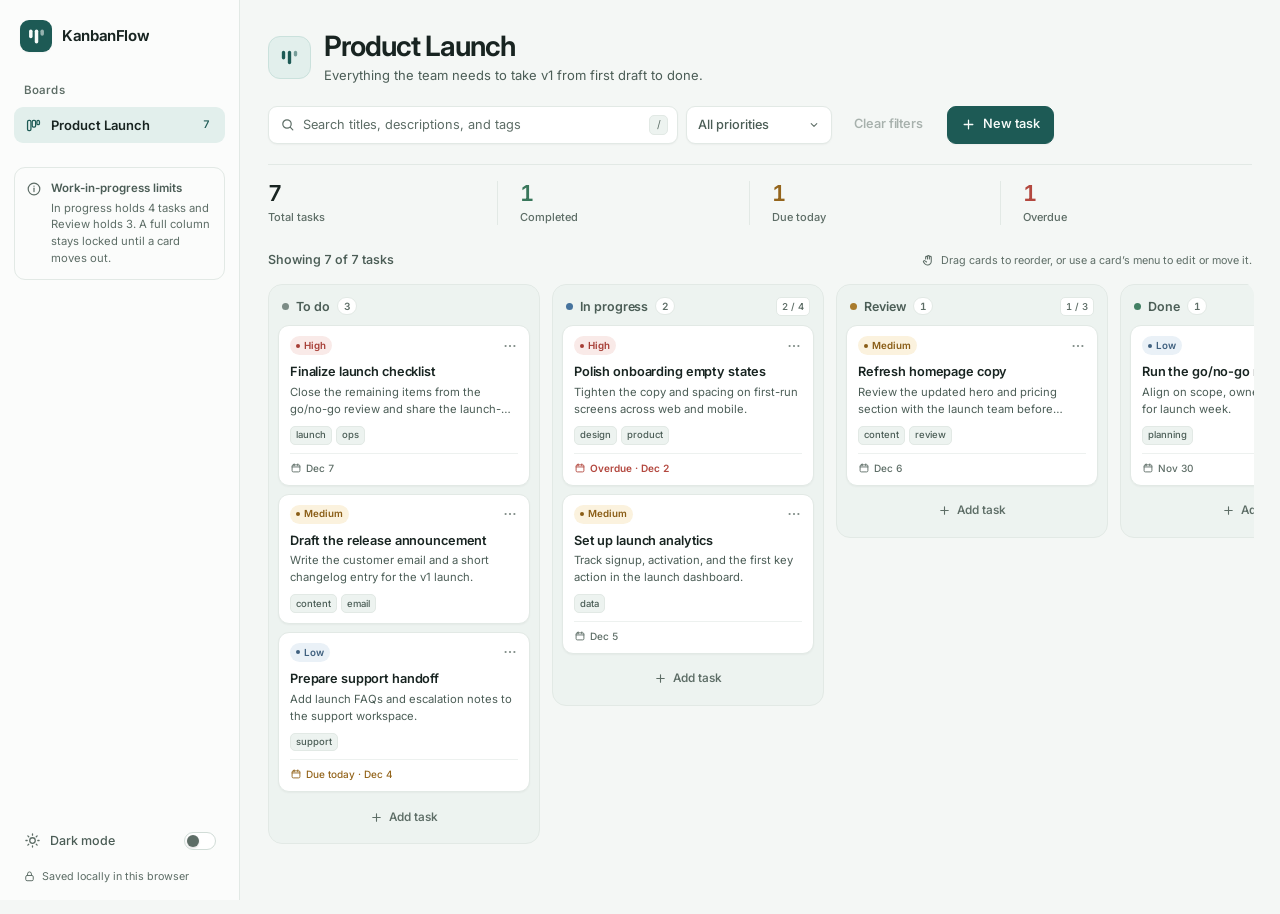
<file: index.html>
<!DOCTYPE html>
<html lang="en" data-theme="light">
<head>
  <meta charset="utf-8">
  <meta name="viewport" content="width=device-width, initial-scale=1">
  <title>KanbanFlow — Product Launch board</title>
  <meta name="description" content="A calm, local-first Kanban board for planning work from first draft to done.">
  <meta name="theme-color" content="#f4f7f5">
  <link rel="icon" href="data:image/svg+xml,%3Csvg xmlns='http://www.w3.org/2000/svg' viewBox='0 0 32 32'%3E%3Crect width='32' height='32' rx='9' fill='%231d5a55'/%3E%3Crect x='7' y='7' width='4.5' height='12' rx='2.25' fill='%23f4f7f5'/%3E%3Crect x='13.75' y='7' width='4.5' height='18' rx='2.25' fill='%23f4f7f5'/%3E%3Crect x='20.5' y='7' width='4.5' height='8' rx='2.25' fill='%239fd3c9'/%3E%3C/svg%3E">
  <link rel="preconnect" href="https://fonts.googleapis.com">
  <link rel="preconnect" href="https://fonts.gstatic.com" crossorigin>
  <link href="https://fonts.googleapis.com/css2?family=Inter:wght@400..700&display=swap" rel="stylesheet">
  <script>
    (function () {
      try {
        var saved = localStorage.getItem("kanbanflow_theme");
        var theme = saved === "light" || saved === "dark"
          ? saved
          : (window.matchMedia("(prefers-color-scheme: dark)").matches ? "dark" : "light");
        document.documentElement.dataset.theme = theme;
        document.documentElement.style.colorScheme = theme;
        var themeMeta = document.querySelector('meta[name="theme-color"]');
        if (themeMeta) themeMeta.content = theme === "dark" ? "#111715" : "#f4f7f5";
      } catch (error) {
        document.documentElement.dataset.theme = "light";
      }
    })();
  </script>
  <link rel="stylesheet" href="style.css">
</head>
<body>
  <a class="skip-link" href="#board-region">Skip to board</a>

  <div class="app-shell">
    <aside class="sidebar" id="sidebar" aria-label="Workspace navigation">
      <div class="sidebar-top">
        <a class="brand" href="index.html" aria-label="KanbanFlow home">
          <span class="brand-mark" aria-hidden="true">
            <svg viewBox="0 0 24 24" fill="none">
              <rect x="3.5" y="4" width="4" height="10" rx="2" fill="currentColor"/>
              <rect x="10" y="4" width="4" height="16" rx="2" fill="currentColor"/>
              <rect x="16.5" y="4" width="4" height="7" rx="2" fill="currentColor" opacity=".55"/>
            </svg>
          </span>
          <span class="brand-name">KanbanFlow</span>
        </a>
        <button class="icon-button sidebar-close" id="sidebar-close" type="button" aria-label="Close navigation">
          <svg viewBox="0 0 20 20" fill="none" stroke="currentColor" stroke-width="1.6" stroke-linecap="round" aria-hidden="true">
            <path d="m5 5 10 10M15 5 5 15"/>
          </svg>
        </button>
      </div>

      <div class="sidebar-main">
        <div class="sidebar-section">
          <p class="sidebar-label" id="boards-label">Boards</p>
          <nav aria-labelledby="boards-label">
            <a class="board-nav-link is-active" href="#board-region" aria-current="page" data-board-link>
              <span class="board-nav-icon" aria-hidden="true">
                <svg viewBox="0 0 20 20" fill="none" stroke="currentColor" stroke-width="1.5" stroke-linecap="round" stroke-linejoin="round">
                  <rect x="3" y="4" width="4" height="12" rx="1.6"/>
                  <rect x="8.5" y="4" width="4" height="8" rx="1.6"/>
                  <rect x="14" y="4" width="3" height="5" rx="1.5"/>
                </svg>
              </span>
              <span class="board-nav-text">Product Launch</span>
              <span class="board-nav-count" id="sidebar-task-count" aria-label="0 tasks">0</span>
            </a>
          </nav>
        </div>

        <div class="sidebar-hint">
          <span class="hint-icon" aria-hidden="true">
            <svg viewBox="0 0 20 20" fill="none" stroke="currentColor" stroke-width="1.5" stroke-linecap="round">
              <circle cx="10" cy="10" r="7.25"/>
              <path d="M10 9v4.25"/>
              <path d="M10 6.35v.1"/>
            </svg>
          </span>
          <p><strong>Work-in-progress limits</strong><span>In progress holds 4 tasks and Review holds 3. A full column stays locked until a card moves out.</span></p>
        </div>
      </div>

      <div class="sidebar-footer">
        <button class="theme-toggle" id="theme-toggle" type="button" role="switch" aria-checked="false">
          <span class="theme-icon" aria-hidden="true">
            <svg class="icon-sun" viewBox="0 0 20 20" fill="none" stroke="currentColor" stroke-width="1.5" stroke-linecap="round">
              <circle cx="10" cy="10" r="3.25"/>
              <path d="M10 2.25v1.5M10 16.25v1.5M17.75 10h-1.5M3.75 10h-1.5M15.48 4.52l-1.06 1.06M5.58 14.42l-1.06 1.06M15.48 15.48l-1.06-1.06M5.58 5.58 4.52 4.52"/>
            </svg>
            <svg class="icon-moon" viewBox="0 0 20 20" fill="none" stroke="currentColor" stroke-width="1.5" stroke-linecap="round" stroke-linejoin="round">
              <path d="M16.25 12.2A6.75 6.75 0 0 1 7.8 3.75a6.75 6.75 0 1 0 8.45 8.45Z"/>
            </svg>
          </span>
          <span class="theme-label">Dark mode</span>
          <span class="switch" aria-hidden="true"><span class="switch-thumb"></span></span>
        </button>
        <p class="storage-note">
          <svg viewBox="0 0 20 20" fill="none" stroke="currentColor" stroke-width="1.5" stroke-linecap="round" aria-hidden="true">
            <rect x="4.25" y="8.5" width="11.5" height="8" rx="2"/>
            <path d="M7 8.5V6a3 3 0 0 1 6 0v2.5"/>
          </svg>
          <span>Saved locally in this browser</span>
        </p>
      </div>
    </aside>

    <div class="sidebar-scrim" id="sidebar-scrim" hidden></div>

    <div class="main" id="main-content">
      <header class="page-header">
        <div class="header-top">
          <button class="icon-button menu-button" id="menu-button" type="button" aria-label="Open navigation" aria-controls="sidebar" aria-expanded="false">
            <svg viewBox="0 0 20 20" fill="none" stroke="currentColor" stroke-width="1.6" stroke-linecap="round" aria-hidden="true">
              <path d="M3.25 6h13.5M3.25 10h13.5M3.25 14h9"/>
            </svg>
          </button>

          <div class="board-heading">
            <div class="board-mark" aria-hidden="true">
              <svg viewBox="0 0 24 24" fill="none">
                <rect x="4" y="5" width="3.5" height="9" rx="1.75" fill="currentColor"/>
                <rect x="10.25" y="5" width="3.5" height="14" rx="1.75" fill="currentColor"/>
                <rect x="16.5" y="5" width="3.5" height="6" rx="1.75" fill="currentColor" opacity=".55"/>
              </svg>
            </div>
            <div>
              <h1 id="page-title">Product Launch</h1>
              <p class="board-summary">Everything the team needs to take v1 from first draft to done.</p>
            </div>
          </div>
        </div>

        <div class="toolbar" role="group" aria-label="Board controls">
          <div class="search-field">
            <svg class="search-icon" viewBox="0 0 20 20" fill="none" stroke="currentColor" stroke-width="1.5" stroke-linecap="round" aria-hidden="true">
              <circle cx="8.75" cy="8.75" r="5.25"/>
              <path d="m12.7 12.7 3.3 3.3"/>
            </svg>
            <label class="visually-hidden" for="search-input">Search tasks</label>
            <input id="search-input" type="search" placeholder="Search titles, descriptions, and tags" autocomplete="off" spellcheck="false">
            <kbd class="search-shortcut" aria-hidden="true">/</kbd>
          </div>

          <div class="select-field">
            <label class="visually-hidden" for="priority-filter">Filter by priority</label>
            <select id="priority-filter">
              <option value="all">All priorities</option>
              <option value="low">Low priority</option>
              <option value="medium">Medium priority</option>
              <option value="high">High priority</option>
            </select>
            <svg viewBox="0 0 20 20" fill="none" stroke="currentColor" stroke-width="1.5" stroke-linecap="round" stroke-linejoin="round" aria-hidden="true">
              <path d="m6 8 4 4 4-4"/>
            </svg>
          </div>

          <button class="button button-ghost clear-button" id="clear-filters" type="button" disabled>Clear filters</button>

          <button class="button button-primary" id="new-task" type="button">
            <svg viewBox="0 0 20 20" fill="none" stroke="currentColor" stroke-width="1.7" stroke-linecap="round" aria-hidden="true">
              <path d="M10 4.25v11.5M4.25 10h11.5"/>
            </svg>
            New task
          </button>
        </div>

        <div class="stats" role="group" aria-label="Board statistics">
          <div class="stat">
            <span class="stat-value" id="stat-total">0</span>
            <span class="stat-label">Total tasks</span>
          </div>
          <div class="stat">
            <span class="stat-value" id="stat-completed">0</span>
            <span class="stat-label">Completed</span>
          </div>
          <div class="stat">
            <span class="stat-value" id="stat-due-today">0</span>
            <span class="stat-label">Due today</span>
          </div>
          <div class="stat">
            <span class="stat-value" id="stat-overdue">0</span>
            <span class="stat-label">Overdue</span>
          </div>
        </div>
      </header>

      <main class="board-region" id="board-region" aria-labelledby="board-title" tabindex="-1">
        <h2 class="visually-hidden" id="board-title">Product Launch task board</h2>
        <div class="view-bar">
          <p class="view-summary" id="view-summary" aria-live="polite">No tasks yet</p>
          <p class="drag-hint" id="drag-hint">
            <svg viewBox="0 0 20 20" fill="none" stroke="currentColor" stroke-width="1.4" stroke-linecap="round" stroke-linejoin="round" aria-hidden="true">
              <path d="M7.5 8V5.75a1.25 1.25 0 0 1 2.5 0V8m0 0V4.75a1.25 1.25 0 0 1 2.5 0V8m0 0V5.75a1.25 1.25 0 0 1 2.5 0v5.5a4.75 4.75 0 0 1-4.75 4.75h-.5a4.2 4.2 0 0 1-3.35-1.68L4.8 12.1a1.25 1.25 0 0 1 1.9-1.62L8.75 12"/>
            </svg>
            Drag cards to reorder, or use a card’s menu to edit or move it.
          </p>
        </div>

        <div class="board-scroller" id="board-scroller" role="region" aria-label="Kanban columns" aria-describedby="drag-hint" tabindex="0">
          <div class="board" id="board"></div>
        </div>
      </main>
    </div>
  </div>

  <div class="card-menu" id="card-menu" role="menu" aria-label="Task actions" hidden>
    <button class="menu-item" type="button" role="menuitem" data-menu-action="edit">
      <svg viewBox="0 0 20 20" fill="none" stroke="currentColor" stroke-width="1.5" stroke-linecap="round" stroke-linejoin="round" aria-hidden="true">
        <path d="m12.4 4.1 3.5 3.5M4.25 15.75l.7-3.5 7.45-7.45a1.8 1.8 0 0 1 2.55 0l.25.25a1.8 1.8 0 0 1 0 2.55L7.75 15.05l-3.5.7Z"/>
      </svg>
      Edit task
    </button>
    <button class="menu-item menu-item-danger" type="button" role="menuitem" data-menu-action="delete">
      <svg viewBox="0 0 20 20" fill="none" stroke="currentColor" stroke-width="1.5" stroke-linecap="round" stroke-linejoin="round" aria-hidden="true">
        <path d="M4.5 6.25h11M8 3.75h4M6 6.25l.6 9.1a1.5 1.5 0 0 0 1.5 1.4h3.8a1.5 1.5 0 0 0 1.5-1.4l.6-9.1M8.25 9v4.5M11.75 9v4.5"/>
      </svg>
      Delete task
    </button>
  </div>

  <dialog class="modal" id="task-dialog" aria-labelledby="task-dialog-title" aria-describedby="task-dialog-description">
    <div class="modal-panel">
      <div class="modal-header">
        <div>
          <h2 id="task-dialog-title">New task</h2>
          <p id="task-dialog-description">Add the details your future self will need.</p>
        </div>
        <button class="icon-button" id="modal-close" type="button" aria-label="Close dialog">
          <svg viewBox="0 0 20 20" fill="none" stroke="currentColor" stroke-width="1.6" stroke-linecap="round" aria-hidden="true">
            <path d="m5 5 10 10M15 5 5 15"/>
          </svg>
        </button>
      </div>

      <form id="task-form" novalidate>
        <input id="task-id" type="hidden">

        <div class="form-field">
          <div class="field-heading">
            <label for="task-title">Title <span class="required-mark" aria-hidden="true">*</span></label>
            <span class="character-count" id="title-count">0 / 100</span>
          </div>
          <input id="task-title" name="title" type="text" maxlength="100" required autocomplete="off" aria-describedby="title-error title-count" placeholder="What needs to happen?">
          <p class="field-error" id="title-error" hidden></p>
        </div>

        <div class="form-field">
          <div class="field-heading">
            <label for="task-description">Description</label>
            <span class="character-count" id="description-count">0 / 500</span>
          </div>
          <textarea id="task-description" name="description" rows="3" maxlength="500" aria-describedby="description-error description-count" placeholder="Add context, links, or a definition of done."></textarea>
          <p class="field-error" id="description-error" hidden></p>
        </div>

        <div class="form-grid">
          <div class="form-field">
            <label for="task-priority">Priority</label>
            <div class="select-field select-field-block">
              <select id="task-priority" name="priority">
                <option value="low">Low</option>
                <option value="medium" selected>Medium</option>
                <option value="high">High</option>
              </select>
              <svg viewBox="0 0 20 20" fill="none" stroke="currentColor" stroke-width="1.5" stroke-linecap="round" stroke-linejoin="round" aria-hidden="true">
                <path d="m6 8 4 4 4-4"/>
              </svg>
            </div>
          </div>

          <div class="form-field">
            <label for="task-due-date">Due date</label>
            <input id="task-due-date" name="dueDate" type="date" aria-describedby="due-date-error">
            <p class="field-error" id="due-date-error" hidden></p>
          </div>
        </div>

        <div class="form-field">
          <label for="task-column">Column</label>
          <div class="select-field select-field-block">
            <select id="task-column" name="columnId" aria-describedby="column-error">
              <option value="todo">To do</option>
              <option value="in-progress">In progress</option>
              <option value="review">Review</option>
              <option value="done">Done</option>
            </select>
            <svg viewBox="0 0 20 20" fill="none" stroke="currentColor" stroke-width="1.5" stroke-linecap="round" stroke-linejoin="round" aria-hidden="true">
              <path d="m6 8 4 4 4-4"/>
            </svg>
          </div>
          <p class="field-error" id="column-error" hidden></p>
        </div>

        <div class="form-field">
          <div class="field-heading">
            <label for="task-tags">Tags</label>
            <span class="character-count" id="tag-count">0 / 4 tags</span>
          </div>
          <input id="task-tags" name="tags" type="text" autocomplete="off" aria-describedby="tags-hint tags-error" placeholder="launch, design, content">
          <p class="field-hint" id="tags-hint">Separate tags with commas. Four tags maximum.</p>
          <p class="field-error" id="tags-error" hidden></p>
        </div>

        <div class="modal-actions">
          <button class="button button-ghost" id="modal-cancel" type="button">Cancel</button>
          <button class="button button-primary" id="modal-submit" type="submit">Create task</button>
        </div>
      </form>
    </div>
  </dialog>

  <dialog class="modal modal-compact" id="confirm-dialog" aria-labelledby="confirm-title" aria-describedby="confirm-message">
    <div class="modal-panel">
      <div class="confirm-icon" aria-hidden="true">
        <svg viewBox="0 0 24 24" fill="none" stroke="currentColor" stroke-width="1.5" stroke-linecap="round" stroke-linejoin="round">
          <path d="M5 7h14M9.5 4h5M7 7l.75 11.4a1.9 1.9 0 0 0 1.9 1.8h4.7a1.9 1.9 0 0 0 1.9-1.8L17 7M10.25 10.5v5.5M13.75 10.5v5.5"/>
        </svg>
      </div>
      <h2 id="confirm-title">Delete this task?</h2>
      <p id="confirm-message">This item will be permanently removed from your board.</p>
      <div class="modal-actions">
        <button class="button button-ghost" id="confirm-cancel" type="button">Keep task</button>
        <button class="button button-danger" id="confirm-delete" type="button">Delete task</button>
      </div>
    </div>
  </dialog>

  <div class="toast-stack" id="toast-stack" aria-live="polite" aria-atomic="false"></div>
  <div class="visually-hidden" id="live-region" aria-live="polite"></div>

  <script src="app.js" defer></script>
</body>
</html>
</file>
<file: style.css>
/* ==========================================================================
   KanbanFlow — design tokens
   A quiet, mineral-toned system built on CSS custom properties.
   ========================================================================== */

:root {
  --font-sans: "Inter", ui-sans-serif, -apple-system, BlinkMacSystemFont, "Segoe UI", sans-serif;
  --page-bg: #f4f7f5;
  --surface: #ffffff;
  --surface-subtle: #edf3f0;
  --surface-raised: #fbfcfb;
  --surface-hover: #f1f6f3;
  --sidebar-bg: #fbfcfb;
  --border: #e2e9e5;
  --border-soft: #edf1ef;
  --border-strong: #d1dcd7;
  --text: #182421;
  --text-secondary: #4b5d56;
  --text-muted: #5d6d66;
  --text-inverse: #f7fbf9;
  --accent: #1d5a55;
  --accent-hover: #164944;
  --accent-contrast: #f7fbf9;
  --accent-soft: #e2efec;
  --accent-soft-strong: #cae1dc;
  --accent-line: #a9ccc5;
  --focus: #277a71;
  --focus-ring: rgba(39, 122, 113, 0.2);
  --danger: #b3483f;
  --danger-hover: #983a32;
  --danger-contrast: #fff9f8;
  --danger-soft: #faecea;
  --warning: #94651c;
  --warning-soft: #fbf4e4;
  --warning-border: #ecd9ab;
  --success: #39775b;
  --success-soft: #e7f2ec;
  --priority-high-text: #a63d35;
  --priority-high-bg: #f9eae8;
  --priority-medium-text: #8a5d16;
  --priority-medium-bg: #fbf2de;
  --priority-low-text: #40617f;
  --priority-low-bg: #eaf1f7;
  --column-todo: #7c8c86;
  --column-progress: #46739d;
  --column-review: #a97b2d;
  --column-done: #438064;
  --switch-thumb: #ffffff;
  --shadow-knob: 0 1px 2px rgba(0, 0, 0, 0.16);
  --shadow-xs: 0 1px 2px rgba(24, 36, 33, 0.04);
  --shadow-sm: 0 3px 10px rgba(24, 36, 33, 0.055);
  --shadow-md: 0 20px 55px rgba(16, 32, 27, 0.16);
  --shadow-menu: 0 14px 36px rgba(16, 32, 27, 0.14);
  --scrim: rgba(14, 26, 22, 0.42);
  --column-width: 272px;
}

[data-theme="dark"] {
  --page-bg: #111715;
  --surface: #1b2421;
  --surface-subtle: #19211f;
  --surface-raised: #18201e;
  --surface-hover: #222e2a;
  --sidebar-bg: #151c1a;
  --border: #293530;
  --border-soft: #222d29;
  --border-strong: #3a4842;
  --text: #e9f0ec;
  --text-secondary: #b0beb8;
  --text-muted: #8c9c95;
  --text-inverse: #14201c;
  --accent: #7ac6b7;
  --accent-hover: #95d7ca;
  --accent-contrast: #10201b;
  --accent-soft: #1d3832;
  --accent-soft-strong: #285249;
  --accent-line: #386e63;
  --focus: #91d8cb;
  --focus-ring: rgba(145, 216, 203, 0.22);
  --danger: #e38980;
  --danger-hover: #efa198;
  --danger-contrast: #26100e;
  --danger-soft: #382421;
  --warning: #ddb26f;
  --warning-soft: #322a1c;
  --warning-border: #59492c;
  --success: #88c8aa;
  --success-soft: #1d3329;
  --priority-high-text: #efb1aa;
  --priority-high-bg: #392422;
  --priority-medium-text: #e5c180;
  --priority-medium-bg: #332b1d;
  --priority-low-text: #a9c7e1;
  --priority-low-bg: #1e2c38;
  --column-todo: #94a39d;
  --column-progress: #7ba7cc;
  --column-review: #d3aa62;
  --column-done: #7fbea0;
  --switch-thumb: #101916;
  --shadow-knob: 0 1px 2px rgba(0, 0, 0, 0.32);
  --shadow-xs: 0 1px 2px rgba(0, 0, 0, 0.16);
  --shadow-sm: 0 4px 14px rgba(0, 0, 0, 0.2);
  --shadow-md: 0 24px 60px rgba(0, 0, 0, 0.42);
  --shadow-menu: 0 16px 40px rgba(0, 0, 0, 0.38);
  --scrim: rgba(3, 8, 6, 0.62);
}

/* ==========================================================================
   Base
   ========================================================================== */

*,
*::before,
*::after {
  box-sizing: border-box;
}

html {
  min-height: 100%;
  background: var(--page-bg);
  scroll-behavior: smooth;
}

body.modal-open {
  overflow: hidden;
}

body {
  min-height: 100vh;
  min-height: 100dvh;
  margin: 0;
  background: var(--page-bg);
  color: var(--text);
  font-family: var(--font-sans);
  font-size: 14px;
  line-height: 1.5;
  -webkit-font-smoothing: antialiased;
  text-rendering: optimizeLegibility;
}

button,
input,
select,
textarea {
  font: inherit;
  color: inherit;
}

button,
select {
  cursor: pointer;
}

button:disabled {
  cursor: not-allowed;
}

button,
a,
input,
select,
textarea {
  -webkit-tap-highlight-color: transparent;
}

a {
  color: inherit;
}

svg {
  display: block;
  flex-shrink: 0;
}

h1,
h2,
h3,
h4,
p,
ul,
dl {
  margin: 0;
}

ul {
  padding: 0;
  list-style: none;
}

::selection {
  background: var(--accent-soft-strong);
  color: var(--text);
}

:focus-visible {
  outline: 2px solid var(--focus);
  outline-offset: 2px;
}

[hidden] {
  display: none !important;
}

.visually-hidden {
  position: absolute !important;
  width: 1px !important;
  height: 1px !important;
  padding: 0 !important;
  margin: -1px !important;
  overflow: hidden !important;
  clip: rect(0, 0, 0, 0) !important;
  white-space: nowrap !important;
  border: 0 !important;
}

.skip-link {
  position: fixed;
  top: 12px;
  left: 12px;
  z-index: 300;
  padding: 9px 13px;
  border-radius: 8px;
  background: var(--accent);
  color: var(--accent-contrast);
  font-size: 13px;
  font-weight: 600;
  text-decoration: none;
  transform: translateY(-160%);
  transition: transform 160ms ease;
}

.skip-link:focus {
  transform: translateY(0);
  outline: 2px solid var(--focus);
  outline-offset: 2px;
}

/* ==========================================================================
   Shell and sidebar
   ========================================================================== */

.app-shell {
  display: flex;
  min-height: 100vh;
  min-height: 100dvh;
}

.sidebar {
  position: sticky;
  top: 0;
  z-index: 40;
  display: flex;
  flex: 0 0 240px;
  flex-direction: column;
  width: 240px;
  height: 100vh;
  height: 100dvh;
  padding: 20px 14px 16px;
  overflow-y: auto;
  background: var(--sidebar-bg);
  border-right: 1px solid var(--border);
}

.sidebar-top {
  display: flex;
  align-items: center;
  justify-content: space-between;
  gap: 8px;
  padding: 0 6px;
}

.brand {
  display: inline-flex;
  align-items: center;
  gap: 10px;
  min-width: 0;
  color: var(--text);
  text-decoration: none;
  border-radius: 9px;
}

.brand:focus-visible {
  outline-offset: 4px;
}

.brand-mark {
  display: grid;
  place-items: center;
  width: 32px;
  height: 32px;
  flex: 0 0 32px;
  border-radius: 9px;
  background: var(--accent);
  color: var(--accent-contrast);
  box-shadow: var(--shadow-xs);
}

.brand-mark svg {
  width: 21px;
  height: 21px;
}

.brand-name {
  overflow: hidden;
  font-size: 15px;
  font-weight: 650;
  letter-spacing: -0.025em;
  white-space: nowrap;
}

.sidebar-main {
  flex: 1;
  padding-top: 30px;
}

.sidebar-label {
  padding: 0 10px;
  margin-bottom: 8px;
  color: var(--text-muted);
  font-size: 11.5px;
  font-weight: 550;
  letter-spacing: 0.01em;
}

.board-nav-link {
  display: flex;
  align-items: center;
  gap: 9px;
  min-height: 36px;
  padding: 7px 10px;
  border-radius: 9px;
  color: var(--text-secondary);
  font-size: 13px;
  font-weight: 500;
  text-decoration: none;
  transition: background-color 140ms ease, color 140ms ease;
}

.board-nav-link:hover {
  background: var(--surface-hover);
  color: var(--text);
}

.board-nav-link.is-active {
  background: var(--accent-soft);
  color: var(--text);
  font-weight: 600;
}

.board-nav-link.is-active .board-nav-icon {
  color: var(--accent);
}

.board-nav-icon {
  display: grid;
  place-items: center;
  width: 18px;
  height: 18px;
  flex: 0 0 18px;
  color: var(--text-muted);
}

.board-nav-icon svg {
  width: 17px;
  height: 17px;
}

.board-nav-text {
  overflow: hidden;
  text-overflow: ellipsis;
  white-space: nowrap;
}

.board-nav-count {
  flex: 0 0 auto;
  min-width: 17px;
  margin-left: auto;
  padding: 1px 5px;
  border-radius: 5px;
  color: var(--text-muted);
  font-size: 10.5px;
  font-variant-numeric: tabular-nums;
  font-weight: 550;
  text-align: center;
}

.board-nav-link.is-active .board-nav-count {
  color: var(--accent);
}

.sidebar-hint {
  display: flex;
  gap: 9px;
  margin-top: 24px;
  padding: 12px 11px;
  border: 1px solid var(--border);
  border-radius: 11px;
  background: var(--surface-raised);
}

.hint-icon {
  flex: 0 0 auto;
  margin-top: 1px;
  color: var(--text-muted);
}

.hint-icon svg {
  width: 16px;
  height: 16px;
}

.sidebar-hint p {
  color: var(--text-muted);
  font-size: 11.25px;
  line-height: 1.5;
}

.sidebar-hint strong {
  display: block;
  margin-bottom: 2px;
  color: var(--text-secondary);
  font-size: 11.5px;
  font-weight: 600;
}

.sidebar-hint span {
  display: block;
}

.sidebar-footer {
  padding-top: 16px;
}

.theme-toggle {
  display: flex;
  align-items: center;
  gap: 9px;
  width: 100%;
  min-height: 38px;
  padding: 7px 9px;
  border: 0;
  border-radius: 9px;
  background: transparent;
  color: var(--text-secondary);
  font-size: 12.5px;
  font-weight: 500;
  text-align: left;
  transition: background-color 140ms ease, color 140ms ease;
}

.theme-toggle:hover {
  background: var(--surface-hover);
  color: var(--text);
}

.theme-icon {
  display: grid;
  place-items: center;
  width: 18px;
  height: 18px;
  color: var(--text-muted);
}

.theme-icon svg {
  width: 17px;
  height: 17px;
}

.theme-toggle .icon-moon {
  display: none;
}

[data-theme="dark"] .theme-toggle .icon-sun {
  display: none;
}

[data-theme="dark"] .theme-toggle .icon-moon {
  display: block;
}

.switch {
  position: relative;
  display: inline-flex;
  align-items: center;
  width: 32px;
  height: 18px;
  flex: 0 0 32px;
  margin-left: auto;
  border: 1px solid var(--border-strong);
  border-radius: 999px;
  background: var(--surface);
  transition: background-color 160ms ease, border-color 160ms ease;
}

.switch-thumb {
  display: block;
  width: 12px;
  height: 12px;
  margin-left: 2px;
  border-radius: 50%;
  background: var(--text-muted);
  box-shadow: var(--shadow-knob);
  transition: transform 160ms ease, background-color 160ms ease;
}

.theme-toggle[aria-checked="true"] .switch {
  border-color: var(--accent);
  background: var(--accent);
}

.theme-toggle[aria-checked="true"] .switch-thumb {
  background: var(--switch-thumb);
  transform: translateX(14px);
}

.storage-note {
  display: flex;
  align-items: center;
  gap: 6px;
  padding: 9px 9px 0;
  color: var(--text-muted);
  font-size: 10.75px;
  line-height: 1.4;
}

.storage-note svg {
  width: 13px;
  height: 13px;
  flex: 0 0 13px;
}

.sidebar-close {
  display: none;
}

.sidebar-scrim {
  display: none;
}

/* ==========================================================================
   Main page header
   ========================================================================== */

.main {
  min-width: 0;
  flex: 1;
  padding: 30px 28px 56px;
}

.page-header {
  display: flex;
  flex-direction: column;
  gap: 20px;
}

.header-top {
  display: flex;
  align-items: center;
  gap: 12px;
}

.menu-button {
  display: none;
}

.board-heading {
  display: flex;
  align-items: center;
  gap: 13px;
  min-width: 0;
}

.board-mark {
  display: grid;
  place-items: center;
  width: 43px;
  height: 43px;
  flex: 0 0 43px;
  border: 1px solid var(--accent-soft-strong);
  border-radius: 12px;
  background: var(--accent-soft);
  color: var(--accent);
}

.board-mark svg {
  width: 23px;
  height: 23px;
}

h1 {
  color: var(--text);
  font-size: 28px;
  font-weight: 650;
  letter-spacing: -0.035em;
  line-height: 1.15;
}

.board-summary {
  margin-top: 4px;
  color: var(--text-secondary);
  font-size: 13px;
  line-height: 1.5;
}

/* ==========================================================================
   Toolbar and stats
   ========================================================================== */

.toolbar {
  display: flex;
  flex-wrap: wrap;
  align-items: center;
  gap: 8px;
}

.search-field {
  position: relative;
  display: flex;
  align-items: center;
  width: 100%;
  max-width: 410px;
  min-width: 220px;
  flex: 1 1 270px;
  height: 38px;
  border: 1px solid var(--border);
  border-radius: 9px;
  background: var(--surface);
  box-shadow: var(--shadow-xs);
  transition: border-color 140ms ease, box-shadow 140ms ease;
}

.search-field:focus-within {
  border-color: var(--focus);
  box-shadow: 0 0 0 3px var(--focus-ring);
}

.search-icon {
  position: absolute;
  left: 11px;
  width: 16px;
  height: 16px;
  color: var(--text-muted);
  pointer-events: none;
}

.search-field input {
  width: 100%;
  height: 36px;
  padding: 7px 36px 7px 34px;
  border: 0;
  border-radius: 9px;
  background: transparent;
  color: var(--text);
  font-size: 12.75px;
  outline: none;
}

.search-field input::placeholder {
  color: var(--text-muted);
}

.search-field input::-webkit-search-cancel-button {
  cursor: pointer;
}

.search-shortcut {
  position: absolute;
  right: 9px;
  display: inline-grid;
  place-items: center;
  min-width: 19px;
  height: 20px;
  padding: 0 5px;
  border: 1px solid var(--border);
  border-radius: 5px;
  background: var(--surface-subtle);
  color: var(--text-muted);
  font-family: var(--font-sans);
  font-size: 10.5px;
  pointer-events: none;
}

.select-field {
  position: relative;
  display: flex;
  align-items: center;
  min-width: 146px;
  height: 38px;
  border: 1px solid var(--border);
  border-radius: 9px;
  background: var(--surface);
  box-shadow: var(--shadow-xs);
  transition: border-color 140ms ease, box-shadow 140ms ease;
}

.select-field:focus-within {
  border-color: var(--focus);
  box-shadow: 0 0 0 3px var(--focus-ring);
}

.select-field select {
  width: 100%;
  height: 36px;
  padding: 7px 32px 7px 11px;
  border: 0;
  border-radius: 9px;
  background: transparent;
  color: var(--text-secondary);
  font-size: 12.75px;
  font-weight: 500;
  outline: none;
  appearance: none;
}

.select-field > svg {
  position: absolute;
  right: 10px;
  width: 14px;
  height: 14px;
  color: var(--text-muted);
  pointer-events: none;
}

.button {
  display: inline-flex;
  align-items: center;
  justify-content: center;
  gap: 7px;
  height: 38px;
  padding: 0 13px;
  border: 1px solid transparent;
  border-radius: 9px;
  background: transparent;
  color: var(--text-secondary);
  font-size: 12.75px;
  font-weight: 550;
  letter-spacing: -0.005em;
  line-height: 1;
  text-decoration: none;
  white-space: nowrap;
  transition: background-color 140ms ease, border-color 140ms ease, color 140ms ease, box-shadow 140ms ease;
}

.button svg {
  width: 15px;
  height: 15px;
}

.button-primary {
  border-color: var(--accent);
  background: var(--accent);
  color: var(--accent-contrast);
  box-shadow: var(--shadow-xs);
}

.button-primary:hover {
  border-color: var(--accent-hover);
  background: var(--accent-hover);
}

.button-ghost {
  color: var(--text-secondary);
}

.button-ghost:hover:not(:disabled) {
  background: var(--surface-hover);
  color: var(--text);
}

.button-ghost:disabled {
  opacity: 0.45;
}

.button-danger {
  border-color: var(--danger);
  background: var(--danger);
  color: var(--danger-contrast);
}

.button-danger:hover {
  border-color: var(--danger-hover);
  background: var(--danger-hover);
}

#new-task {
  margin-left: 2px;
}

.stats {
  display: flex;
  align-items: stretch;
  padding-top: 16px;
  border-top: 1px solid var(--border);
}

.stat {
  min-width: 0;
  flex: 1;
  padding-left: 22px;
  border-left: 1px solid var(--border);
}

.stat:first-child {
  padding-left: 0;
  border-left: 0;
}

.stat-value {
  display: block;
  color: var(--text);
  font-size: 22px;
  font-variant-numeric: tabular-nums;
  font-weight: 600;
  letter-spacing: -0.03em;
  line-height: 1.15;
}

.stat-value.is-attention {
  color: var(--warning);
}

.stat-value.is-danger {
  color: var(--danger);
}

.stat-value.is-positive {
  color: var(--success);
}

.stat-label {
  display: block;
  margin-top: 3px;
  color: var(--text-muted);
  font-size: 11px;
  font-weight: 500;
  white-space: nowrap;
}

/* ==========================================================================
   Board and columns
   ========================================================================== */

.board-region {
  min-width: 0;
}

.view-bar {
  display: flex;
  align-items: center;
  justify-content: space-between;
  gap: 18px;
  margin: 26px 0 12px;
}

.view-summary {
  color: var(--text-secondary);
  font-size: 12.5px;
  font-weight: 550;
  font-variant-numeric: tabular-nums;
}

.drag-hint {
  display: flex;
  align-items: center;
  gap: 6px;
  color: var(--text-muted);
  font-size: 10.75px;
  line-height: 1.45;
  text-align: right;
}

.drag-hint svg {
  width: 15px;
  height: 15px;
  flex: 0 0 15px;
}

.board-scroller {
  overflow-x: auto;
  overflow-y: hidden;
  padding: 2px 2px 14px;
  margin: 0 -2px;
  border-radius: 14px;
  scrollbar-color: var(--border-strong) transparent;
  scrollbar-width: thin;
}

.board-scroller::-webkit-scrollbar {
  height: 10px;
}

.board-scroller::-webkit-scrollbar-track {
  background: transparent;
}

.board-scroller::-webkit-scrollbar-thumb {
  border: 3px solid transparent;
  border-radius: 999px;
  background: var(--border-strong);
  background-clip: padding-box;
}

.board {
  display: flex;
  align-items: flex-start;
  gap: 12px;
  width: max-content;
  min-width: 100%;
  min-height: 280px;
}

.column {
  display: flex;
  flex: 0 0 var(--column-width);
  flex-direction: column;
  width: var(--column-width);
  min-height: 228px;
  padding: 9px;
  border: 1px solid var(--border);
  border-radius: 14px;
  background: var(--surface-subtle);
  transition: border-color 140ms ease, background-color 140ms ease;
}

.column.is-drop-target {
  border-color: var(--accent-line);
  background: var(--accent-soft);
}

.column.is-drop-blocked {
  border-color: var(--warning-border);
  background: var(--warning-soft);
}

.column-head {
  display: flex;
  align-items: center;
  gap: 7px;
  min-height: 31px;
  padding: 0 4px 7px;
}

.column-dot {
  width: 7px;
  height: 7px;
  flex: 0 0 7px;
  border-radius: 50%;
  background: var(--column-todo);
}

.column-dot.dot-progress {
  background: var(--column-progress);
}

.column-dot.dot-review {
  background: var(--column-review);
}

.column-dot.dot-done {
  background: var(--column-done);
}

.column-title {
  overflow: hidden;
  color: var(--text-secondary);
  font-size: 12.5px;
  font-weight: 600;
  letter-spacing: -0.005em;
  line-height: 1.2;
  text-overflow: ellipsis;
  white-space: nowrap;
}

.column-count {
  display: inline-grid;
  place-items: center;
  min-width: 20px;
  height: 18px;
  padding: 0 5px;
  border: 1px solid var(--border);
  border-radius: 999px;
  background: var(--surface);
  color: var(--text-muted);
  font-size: 10px;
  font-variant-numeric: tabular-nums;
  font-weight: 600;
  line-height: 1;
}

.wip-status {
  flex: 0 0 auto;
  margin-left: auto;
  padding: 2px 5px;
  border: 1px solid var(--border);
  border-radius: 5px;
  background: var(--surface);
  color: var(--text-muted);
  font-size: 9.5px;
  font-variant-numeric: tabular-nums;
  font-weight: 550;
  letter-spacing: 0.01em;
  line-height: 1.4;
}

.wip-status.is-full {
  border-color: var(--warning-border);
  background: var(--warning-soft);
  color: var(--warning);
}

.wip-warning {
  display: flex;
  align-items: flex-start;
  gap: 6px;
  margin: 0 4px 8px;
  padding: 6px 7px;
  border: 1px solid var(--warning-border);
  border-radius: 7px;
  background: var(--warning-soft);
  color: var(--warning);
  font-size: 10.25px;
  font-weight: 500;
  line-height: 1.4;
}

.wip-warning svg {
  width: 13px;
  height: 13px;
  flex: 0 0 13px;
  margin-top: 0.5px;
}

.task-list {
  display: flex;
  flex: 1;
  flex-direction: column;
  gap: 8px;
  min-height: 72px;
}

.column-add-button {
  display: flex;
  align-items: center;
  justify-content: center;
  gap: 6px;
  width: 100%;
  min-height: 34px;
  margin-top: 8px;
  padding: 6px 9px;
  border: 1px solid transparent;
  border-radius: 8px;
  background: transparent;
  color: var(--text-muted);
  font-size: 11.75px;
  font-weight: 550;
  transition: background-color 140ms ease, border-color 140ms ease, color 140ms ease;
}

.column-add-button svg {
  width: 13px;
  height: 13px;
}

.column-add-button:hover:not(:disabled) {
  border-color: var(--border);
  background: var(--surface);
  color: var(--text-secondary);
}

.column-add-button:disabled {
  color: var(--text-muted);
  opacity: 0.7;
}

.column-add-button:disabled svg {
  opacity: 0.7;
}

.empty-state {
  display: flex;
  flex: 1;
  flex-direction: column;
  align-items: center;
  justify-content: center;
  min-height: 132px;
  padding: 18px 16px;
  border: 1px dashed var(--border-strong);
  border-radius: 10px;
  color: var(--text-muted);
  text-align: center;
  transition: opacity 140ms ease;
}

.empty-state svg {
  width: 26px;
  height: 26px;
  margin-bottom: 8px;
  opacity: 0.75;
}

.empty-state strong {
  color: var(--text-secondary);
  font-size: 11.75px;
  font-weight: 600;
}

.empty-state p {
  max-width: 176px;
  margin-top: 3px;
  font-size: 10.75px;
  line-height: 1.5;
}

.board.is-dragging .empty-state {
  opacity: 0.45;
}

/* ==========================================================================
   Task cards
   ========================================================================== */

.task-card {
  position: relative;
  padding: 10px 11px;
  border: 1px solid var(--border);
  border-radius: 11px;
  background: var(--surface);
  box-shadow: var(--shadow-xs);
  cursor: grab;
  transition: border-color 140ms ease, box-shadow 140ms ease, opacity 140ms ease;
}

.task-card:hover {
  border-color: var(--border-strong);
  box-shadow: var(--shadow-sm);
}

.task-card:active {
  cursor: grabbing;
}

.task-card.is-dragging {
  opacity: 0.36;
  border-style: dashed;
  box-shadow: none;
}

.card-top {
  display: flex;
  align-items: flex-start;
  justify-content: space-between;
  gap: 6px;
  min-height: 22px;
}

.priority-badge {
  display: inline-flex;
  align-items: center;
  gap: 4px;
  min-height: 19px;
  padding: 2px 6px;
  border-radius: 999px;
  font-size: 9.75px;
  font-weight: 600;
  line-height: 1.2;
  letter-spacing: 0.005em;
}

.priority-badge::before {
  width: 4px;
  height: 4px;
  flex: 0 0 4px;
  border-radius: 50%;
  background: currentColor;
  content: "";
}

.priority-low {
  background: var(--priority-low-bg);
  color: var(--priority-low-text);
}

.priority-medium {
  background: var(--priority-medium-bg);
  color: var(--priority-medium-text);
}

.priority-high {
  background: var(--priority-high-bg);
  color: var(--priority-high-text);
}

.card-menu-button {
  display: inline-grid;
  place-items: center;
  width: 25px;
  height: 25px;
  flex: 0 0 25px;
  margin: -3px -4px 0 0;
  padding: 0;
  border: 0;
  border-radius: 6px;
  background: transparent;
  color: var(--text-muted);
  opacity: 0.8;
  transition: background-color 140ms ease, color 140ms ease, opacity 140ms ease;
}

.card-menu-button:hover {
  background: var(--surface-hover);
  color: var(--text);
  opacity: 1;
}

.card-menu-button[aria-expanded="true"] {
  background: var(--surface-hover);
  color: var(--text);
  opacity: 1;
}

.card-menu-button svg {
  width: 16px;
  height: 16px;
}

.card-title {
  margin-top: 5px;
  color: var(--text);
  font-size: 12.75px;
  font-weight: 600;
  letter-spacing: -0.01em;
  line-height: 1.4;
  overflow-wrap: anywhere;
}

.card-description {
  display: -webkit-box;
  margin-top: 3px;
  overflow: hidden;
  color: var(--text-secondary);
  font-size: 11.25px;
  line-height: 1.5;
  overflow-wrap: anywhere;
  -webkit-box-orient: vertical;
  -webkit-line-clamp: 2;
}

.tag-list {
  display: flex;
  flex-wrap: wrap;
  gap: 4px;
  margin-top: 8px;
}

.tag {
  max-width: 100%;
  overflow: hidden;
  padding: 1.5px 5px;
  border: 1px solid var(--border);
  border-radius: 5px;
  background: var(--surface-subtle);
  color: var(--text-secondary);
  font-size: 9.5px;
  font-weight: 500;
  line-height: 1.45;
  text-overflow: ellipsis;
  white-space: nowrap;
}

.card-footer {
  display: flex;
  align-items: center;
  justify-content: space-between;
  gap: 8px;
  margin-top: 8px;
  padding-top: 7px;
  border-top: 1px solid var(--border-soft);
}

.due-date {
  display: inline-flex;
  align-items: center;
  gap: 4px;
  color: var(--text-muted);
  font-size: 10px;
  font-weight: 500;
  font-variant-numeric: tabular-nums;
  line-height: 1.4;
}

.due-date svg {
  width: 12px;
  height: 12px;
}

.due-date.is-today {
  color: var(--warning);
}

.due-date.is-overdue {
  color: var(--danger);
  font-weight: 600;
}

.column-done .due-date.is-overdue {
  color: var(--text-muted);
  font-weight: 500;
}

.empty-date {
  color: var(--text-muted);
  font-size: 10px;
}

/* Drop indicator */
.drop-indicator {
  position: relative;
  height: 2px;
  flex: 0 0 2px;
  margin: 2px 2px 3px;
  border-radius: 2px;
  background: var(--accent);
  box-shadow: 0 0 0 3px var(--accent-soft);
}

.drop-indicator::before {
  position: absolute;
  top: 50%;
  left: -3px;
  width: 7px;
  height: 7px;
  border-radius: 50%;
  background: var(--accent);
  content: "";
  transform: translateY(-50%);
}

/* ==========================================================================
   Card menu
   ========================================================================== */

.card-menu {
  position: fixed;
  z-index: 120;
  min-width: 158px;
  padding: 5px;
  border: 1px solid var(--border);
  border-radius: 10px;
  background: var(--surface);
  box-shadow: var(--shadow-menu);
  animation: menu-in 130ms ease both;
}

@keyframes menu-in {
  from {
    opacity: 0;
    transform: translateY(-3px);
  }
  to {
    opacity: 1;
    transform: translateY(0);
  }
}

.menu-item {
  display: flex;
  align-items: center;
  gap: 8px;
  width: 100%;
  min-height: 32px;
  padding: 6px 8px;
  border: 0;
  border-radius: 6px;
  background: transparent;
  color: var(--text-secondary);
  font-size: 12px;
  font-weight: 500;
  text-align: left;
  transition: background-color 120ms ease, color 120ms ease;
}

.menu-item svg {
  width: 14px;
  height: 14px;
  color: var(--text-muted);
}

.menu-item:hover,
.menu-item:focus-visible {
  background: var(--surface-hover);
  color: var(--text);
}

.menu-item-danger {
  color: var(--danger);
}

.menu-item-danger svg {
  color: currentColor;
}

.menu-item-danger:hover,
.menu-item-danger:focus-visible {
  background: var(--danger-soft);
  color: var(--danger);
}

/* ==========================================================================
   Buttons and icon buttons
   ========================================================================== */

.icon-button {
  display: inline-grid;
  place-items: center;
  width: 32px;
  height: 32px;
  flex: 0 0 32px;
  padding: 0;
  border: 1px solid transparent;
  border-radius: 8px;
  background: transparent;
  color: var(--text-secondary);
  transition: background-color 140ms ease, border-color 140ms ease, color 140ms ease;
}

.icon-button svg {
  width: 18px;
  height: 18px;
}

.icon-button:hover {
  background: var(--surface-hover);
  color: var(--text);
}

.menu-button {
  border-color: var(--border);
  background: var(--surface);
  box-shadow: var(--shadow-xs);
}

.sidebar-close,
.menu-button {
  display: none;
}

/* ==========================================================================
   Modal dialogs
   ========================================================================== */

.modal {
  width: min(540px, calc(100vw - 32px));
  max-width: none;
  max-height: calc(100dvh - 32px);
  padding: 0;
  overflow: visible;
  border: 0;
  border-radius: 16px;
  background: transparent;
  color: var(--text);
}

.modal::backdrop {
  background: var(--scrim);
  backdrop-filter: blur(3px);
}

.modal[open] {
  animation: modal-in 170ms ease both;
}

@keyframes modal-in {
  from {
    opacity: 0;
    transform: translateY(7px) scale(0.99);
  }
  to {
    opacity: 1;
    transform: translateY(0) scale(1);
  }
}

.modal-panel {
  max-height: calc(100dvh - 32px);
  overflow-y: auto;
  border: 1px solid var(--border);
  border-radius: 16px;
  background: var(--surface);
  box-shadow: var(--shadow-md);
  overscroll-behavior: contain;
}

.modal-header {
  display: flex;
  align-items: flex-start;
  justify-content: space-between;
  gap: 16px;
  padding: 20px 20px 16px 22px;
}

.modal-header h2 {
  font-size: 19px;
  font-weight: 650;
  letter-spacing: -0.025em;
  line-height: 1.25;
}

.modal-header p {
  margin-top: 3px;
  color: var(--text-muted);
  font-size: 11.75px;
  line-height: 1.5;
}

#task-form {
  display: flex;
  flex-direction: column;
  gap: 14px;
  padding: 0 22px 20px;
}

.form-field {
  display: flex;
  min-width: 0;
  flex-direction: column;
  gap: 5px;
}

.form-field > label,
.field-heading label {
  color: var(--text-secondary);
  font-size: 11.5px;
  font-weight: 600;
}

.required-mark {
  color: var(--danger);
}

.field-heading {
  display: flex;
  align-items: center;
  justify-content: space-between;
  gap: 12px;
}

.character-count {
  color: var(--text-muted);
  font-size: 10px;
  font-variant-numeric: tabular-nums;
  font-weight: 500;
}

.character-count.is-over {
  color: var(--danger);
  font-weight: 600;
}

.form-field input,
.form-field textarea {
  width: 100%;
  min-height: 38px;
  padding: 8px 10px;
  border: 1px solid var(--border-strong);
  border-radius: 8px;
  background: var(--surface);
  color: var(--text);
  font-size: 12.5px;
  line-height: 1.5;
  transition: border-color 140ms ease, box-shadow 140ms ease;
}

.form-field input::placeholder,
.form-field textarea::placeholder {
  color: var(--text-muted);
}

.form-field textarea {
  min-height: 82px;
  max-height: 190px;
  resize: vertical;
}

.form-field input:focus,
.form-field textarea:focus,
.select-field-block:focus-within {
  border-color: var(--focus);
  outline: 2px solid transparent;
  box-shadow: 0 0 0 3px var(--focus-ring);
}

.form-field input[aria-invalid="true"],
.form-field textarea[aria-invalid="true"] {
  border-color: var(--danger);
}

.form-field input[aria-invalid="true"]:focus,
.form-field textarea[aria-invalid="true"]:focus {
  box-shadow: 0 0 0 3px var(--danger-soft);
}

.form-grid {
  display: grid;
  grid-template-columns: 1fr 1fr;
  gap: 12px;
}

.select-field-block {
  min-width: 0;
  height: 38px;
  background: var(--surface);
  box-shadow: none;
}

.select-field.has-error {
  border-color: var(--danger);
}

.select-field.has-error:focus-within {
  box-shadow: 0 0 0 3px var(--danger-soft);
}

.select-field-block select {
  height: 36px;
}

.field-hint,
.field-error {
  font-size: 10.25px;
  line-height: 1.45;
}

.field-hint {
  color: var(--text-muted);
}

.field-error {
  color: var(--danger);
  font-weight: 500;
}

.modal-actions {
  display: flex;
  align-items: center;
  justify-content: flex-end;
  gap: 8px;
  margin-top: 4px;
  padding-top: 16px;
  border-top: 1px solid var(--border-soft);
}

.modal-compact {
  width: min(400px, calc(100vw - 32px));
}

.modal-compact .modal-panel {
  padding: 22px;
}

.confirm-icon {
  display: grid;
  place-items: center;
  width: 38px;
  height: 38px;
  margin-bottom: 13px;
  border-radius: 10px;
  background: var(--danger-soft);
  color: var(--danger);
}

.confirm-icon svg {
  width: 21px;
  height: 21px;
}

.modal-compact h2 {
  font-size: 18px;
  font-weight: 650;
  letter-spacing: -0.02em;
}

.modal-compact p {
  margin-top: 5px;
  color: var(--text-secondary);
  font-size: 12px;
  line-height: 1.55;
  overflow-wrap: anywhere;
}

.modal-compact .modal-actions {
  margin-top: 18px;
}

/* ==========================================================================
   Toasts
   ========================================================================== */

.toast-stack {
  position: fixed;
  right: 20px;
  bottom: 20px;
  z-index: 250;
  display: flex;
  flex-direction: column;
  align-items: flex-end;
  gap: 8px;
  width: min(344px, calc(100vw - 32px));
  pointer-events: none;
}

.toast {
  display: flex;
  align-items: center;
  gap: 9px;
  width: 100%;
  padding: 9px 8px 9px 11px;
  border: 1px solid var(--border);
  border-radius: 10px;
  background: var(--surface);
  box-shadow: var(--shadow-menu);
  color: var(--text);
  font-size: 11.75px;
  font-weight: 500;
  line-height: 1.45;
  pointer-events: auto;
  animation: toast-in 180ms ease both;
}

@keyframes toast-in {
  from {
    opacity: 0;
    transform: translateY(7px);
  }
  to {
    opacity: 1;
    transform: translateY(0);
  }
}

.toast-icon {
  display: grid;
  place-items: center;
  width: 21px;
  height: 21px;
  flex: 0 0 21px;
  border-radius: 6px;
  background: var(--success-soft);
  color: var(--success);
}

.toast-icon svg {
  width: 13px;
  height: 13px;
}

.toast[data-type="error"] .toast-icon {
  background: var(--danger-soft);
  color: var(--danger);
}

.toast-message {
  min-width: 0;
  flex: 1;
}

.toast-close {
  display: grid;
  place-items: center;
  width: 24px;
  height: 24px;
  flex: 0 0 24px;
  padding: 0;
  border: 0;
  border-radius: 6px;
  background: transparent;
  color: var(--text-muted);
}

.toast-close:hover {
  background: var(--surface-hover);
  color: var(--text);
}

.toast-close svg {
  width: 13px;
  height: 13px;
}

/* ==========================================================================
   Responsive layout
   ========================================================================== */

@media (max-width: 980px) {
  .sidebar {
    position: fixed;
    inset: 0 auto 0 0;
    z-index: 80;
    width: 272px;
    height: 100vh;
    height: 100dvh;
    visibility: hidden;
    transform: translateX(-102%);
    box-shadow: var(--shadow-md);
    transition: transform 200ms ease, visibility 0s linear 200ms;
  }

  .sidebar.is-open {
    visibility: visible;
    transform: translateX(0);
    transition: transform 200ms ease, visibility 0s;
  }

  .sidebar-close {
    display: inline-grid;
  }

  .sidebar-scrim:not([hidden]) {
    position: fixed;
    inset: 0;
    z-index: 70;
    display: block;
    background: var(--scrim);
    animation: scrim-in 190ms ease both;
  }

  @keyframes scrim-in {
    from { opacity: 0; }
    to { opacity: 1; }
  }

  .menu-button {
    display: inline-grid;
  }

  .main {
    padding: 24px 22px 48px;
  }

  body.drawer-open {
    overflow: hidden;
  }

  .board-heading {
    flex: 1;
  }
}

@media (max-width: 700px) {
  .main {
    padding: 18px 16px 40px;
  }

  .page-header {
    gap: 16px;
  }

  .header-top {
    align-items: flex-start;
    gap: 10px;
  }

  .menu-button {
    margin-top: 2px;
  }

  .board-heading {
    align-items: flex-start;
    gap: 10px;
  }

  .board-mark {
    width: 37px;
    height: 37px;
    flex-basis: 37px;
    margin-top: 1px;
    border-radius: 10px;
  }

  .board-mark svg {
    width: 21px;
    height: 21px;
  }

  h1 {
    font-size: 24px;
    letter-spacing: -0.03em;
  }

  .board-summary {
    max-width: 42ch;
    margin-top: 3px;
    font-size: 12px;
    line-height: 1.45;
  }

  .toolbar {
    display: grid;
    grid-template-columns: minmax(0, 1fr) auto;
    gap: 8px;
  }

  .search-field {
    grid-column: 1 / -1;
    width: 100%;
    max-width: none;
    min-width: 0;
  }

  .search-shortcut {
    display: none;
  }

  .select-field {
    min-width: 0;
    width: 100%;
  }

  .clear-button {
    padding: 0 10px;
  }

  #new-task {
    grid-column: 1 / -1;
    width: 100%;
    height: 39px;
    margin-left: 0;
  }

  .stats {
    display: grid;
    grid-template-columns: 1fr 1fr;
    row-gap: 13px;
    padding-top: 14px;
  }

  .stat {
    flex: none;
    padding-left: 15px;
  }

  .stat:nth-child(odd) {
    padding-left: 0;
    border-left: 0;
  }

  .stat:nth-child(n + 3) {
    padding-top: 13px;
    border-top: 1px solid var(--border);
  }

  .stat-value {
    font-size: 20px;
  }

  .view-bar {
    align-items: flex-start;
    gap: 10px;
    margin: 21px 0 10px;
  }

  .drag-hint {
    display: none;
  }

  .board {
    gap: 10px;
  }

  .column {
    flex-basis: min(86vw, 312px);
    width: min(86vw, 312px);
    min-height: 214px;
    padding: 8px;
    border-radius: 13px;
  }

  .task-card {
    padding: 9px 10px;
  }

  .card-menu-button {
    opacity: 0.9;
  }

  .modal {
    width: calc(100vw - 20px);
    max-height: calc(100dvh - 20px);
  }

  .modal-panel {
    max-height: calc(100dvh - 20px);
    border-radius: 14px;
  }

  .modal-header {
    padding: 18px 16px 14px 18px;
  }

  #task-form {
    padding: 0 18px 18px;
  }

  .form-grid {
    grid-template-columns: 1fr;
    gap: 12px;
  }

  .toast-stack {
    right: 16px;
    bottom: 16px;
  }
}

@media (max-width: 420px) {
  .board-summary {
    max-width: 29ch;
  }

  .drag-hint {
    max-width: 190px;
  }

  .modal-actions {
    flex-wrap: wrap-reverse;
  }

  .modal-actions .button {
    flex: 1;
  }

  .stats .stat-label {
    font-size: 10.5px;
  }

  .column {
    flex-basis: min(88vw, 312px);
    width: min(88vw, 312px);
  }
}

@media (hover: none) {
  .card-menu-button {
    opacity: 0.85;
  }
}

@media (prefers-reduced-motion: reduce) {
  html {
    scroll-behavior: auto;
  }

  *,
  *::before,
  *::after {
    animation-duration: 0.01ms !important;
    animation-iteration-count: 1 !important;
    scroll-behavior: auto !important;
    transition-duration: 0.01ms !important;
  }
}

/* ==========================================================================
   404 page
   ========================================================================== */

.error-body {
  display: grid;
  min-height: 100vh;
  min-height: 100dvh;
  place-items: center;
  padding: 24px;
  background: var(--page-bg);
}

.error-content {
  width: min(100%, 540px);
  padding: 30px 32px 32px;
  border: 1px solid var(--border);
  border-radius: 18px;
  background: var(--surface);
  box-shadow: var(--shadow-sm);
}

.error-content .brand {
  margin-bottom: 28px;
}

.error-board {
  display: flex;
  gap: 7px;
  height: 112px;
  margin-bottom: 25px;
  padding: 8px;
  border: 1px solid var(--border);
  border-radius: 11px;
  background: var(--surface-subtle);
}

.error-column {
  position: relative;
  display: flex;
  flex: 1;
  flex-direction: column;
  gap: 5px;
  min-width: 0;
  padding: 6px;
  border: 1px solid var(--border);
  border-radius: 7px;
  background: var(--surface-raised);
}

.error-column-title {
  width: 38%;
  height: 4px;
  margin-bottom: 3px;
  border-radius: 4px;
  background: var(--border-strong);
}

.error-card {
  height: 22px;
  border: 1px solid var(--border);
  border-radius: 4px;
  background: var(--surface);
}

.error-card.short {
  width: 78%;
}

.error-column-empty {
  align-items: center;
  justify-content: center;
  border-style: dashed;
  background: transparent;
}

.error-column-empty .error-column-title {
  position: absolute;
  align-self: flex-start;
}

.error-empty-mark {
  display: grid;
  place-items: center;
  width: 24px;
  height: 24px;
  margin-top: 9px;
  border: 1px dashed var(--border-strong);
  border-radius: 50%;
  color: var(--text-muted);
  font-size: 11px;
}

.error-code {
  color: var(--accent);
  font-size: 11px;
  font-weight: 650;
  letter-spacing: 0.08em;
  line-height: 1;
}

.error-content h1 {
  margin-top: 9px;
  font-size: 27px;
  letter-spacing: -0.03em;
}

.error-copy {
  margin-top: 8px;
  color: var(--text-secondary);
  font-size: 12.75px;
  line-height: 1.6;
}

.error-actions {
  display: flex;
  flex-wrap: wrap;
  align-items: center;
  gap: 10px;
  margin-top: 22px;
}

.error-note {
  margin-top: 22px;
  padding-top: 15px;
  border-top: 1px solid var(--border-soft);
  color: var(--text-muted);
  font-size: 10.75px;
}

.error-note a {
  color: var(--text-secondary);
  text-decoration-color: var(--border-strong);
  text-underline-offset: 2px;
}

.error-note a:hover {
  color: var(--text);
}

@media (max-width: 480px) {
  .error-body {
    padding: 14px;
  }

  .error-content {
    padding: 22px 20px 24px;
    border-radius: 15px;
  }

  .error-content .brand {
    margin-bottom: 22px;
  }

  .error-board {
    height: 94px;
  }

  .error-content h1 {
    font-size: 24px;
  }

  .error-actions .button {
    width: 100%;
  }
}
</file>
